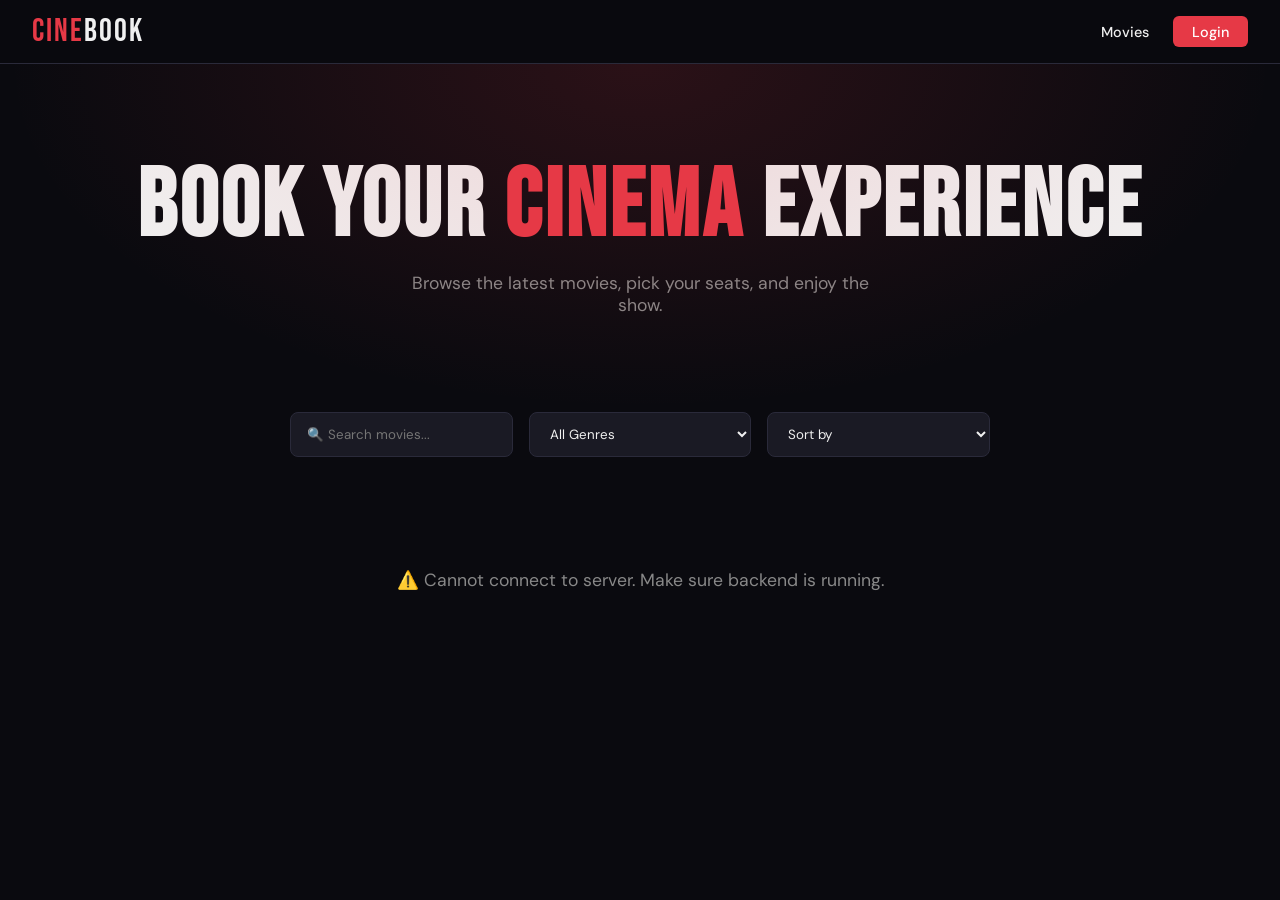
<file: frontend/index.html>
<!DOCTYPE html>
<html lang="en">
<head>
  <meta charset="UTF-8" />
  <meta name="viewport" content="width=device-width, initial-scale=1.0"/>
  <title>CineBook — Movie Tickets</title>
  <link rel="stylesheet" href="style.css" />
</head>
<body>

<!-- NAVBAR -->
<nav>
  <a href="index.html" class="logo">Cine<span>Book</span></a>
  <div class="nav-links">
    <a href="index.html" class="active">Movies</a>
    <a href="profile.html" id="nav-profile" style="display:none">My Bookings</a>
    <a href="admin.html" id="nav-admin" style="display:none">Admin</a>
    <a href="login.html" class="btn-nav" id="nav-login">Login</a>
    <a href="#" class="btn-nav" id="nav-logout" style="display:none" onclick="logout()">Logout</a>
  </div>
</nav>

<!-- HERO -->
<div class="hero">
  <h1>Book Your <span>Cinema</span> Experience</h1>
  <p>Browse the latest movies, pick your seats, and enjoy the show.</p>
</div>

<!-- SEARCH -->
<div style="padding: 0 2rem; max-width:1200px; margin:0 auto;">
  <div class="search-bar">
    <input type="text" id="search" placeholder="🔍 Search movies..." oninput="filterMovies()" />
    <select id="genre-filter" onchange="filterMovies()">
      <option value="">All Genres</option>
    </select>
    <select id="sort" onchange="filterMovies()">
      <option value="">Sort by</option>
      <option value="newest">Newest First</option>
      <option value="oldest">Oldest First</option>
    </select>
  </div>
</div>

<!-- MOVIES GRID -->
<div id="movies-container">
  <div class="loading"><div class="spinner"></div><p>Loading movies...</p></div>
</div>

<script>
const API = 'http://localhost:5000/api';
let allMovies = [];

// Check auth
const user = JSON.parse(localStorage.getItem('user') || 'null');
if (user) {
  document.getElementById('nav-login').style.display = 'none';
  document.getElementById('nav-logout').style.display = 'inline-flex';
  document.getElementById('nav-profile').style.display = 'inline';
  if (user.role === 'admin') document.getElementById('nav-admin').style.display = 'inline';
}

function logout() {
  localStorage.clear();
  location.reload();
}

async function loadGenres() {
  try {
    const r = await fetch(`${API}/genres`);
    const genres = await r.json();
    const sel = document.getElementById('genre-filter');
    genres.forEach(g => {
      const opt = document.createElement('option');
      opt.value = g; opt.textContent = g;
      sel.appendChild(opt);
    });
  } catch(e) {}
}

async function loadMovies() {
  try {
    const r = await fetch(`${API}/movies`);
    allMovies = await r.json();
    renderMovies(allMovies);
  } catch(e) {
    document.getElementById('movies-container').innerHTML =
      '<div class="empty-state"><p>⚠️ Cannot connect to server. Make sure backend is running.</p></div>';
  }
}

function filterMovies() {
  const search = document.getElementById('search').value.toLowerCase();
  const genre = document.getElementById('genre-filter').value;
  const sort = document.getElementById('sort').value;
  let filtered = allMovies.filter(m => {
    return (!search || m.movie_title.toLowerCase().includes(search)) &&
           (!genre || m.genre === genre);
  });
  if (sort === 'newest') filtered.sort((a,b) => new Date(b.release_date) - new Date(a.release_date));
  if (sort === 'oldest') filtered.sort((a,b) => new Date(a.release_date) - new Date(b.release_date));
  renderMovies(filtered);
}

function renderMovies(movies) {
  const container = document.getElementById('movies-container');
  if (!movies.length) {
    container.innerHTML = '<div class="empty-state"><p>No movies found.</p></div>';
    return;
  }
  container.innerHTML = `<div class="movies-grid">${movies.map(m => `
    <div class="card movie-card" onclick="location.href='booking.html?movie=${m.movie_id}'">
      <img src="${m.poster_url || 'https://via.placeholder.com/300x450/13131a/888?text=No+Poster'}"
           alt="${m.movie_title}" onerror="this.src='https://via.placeholder.com/300x450/13131a/888?text=No+Poster'" />
      <div class="movie-card-body">
        <h3>${m.movie_title}</h3>
        <div class="flex gap-1 items-center mt-1">
          <span class="badge">${m.genre || 'N/A'}</span>
          <span class="text-muted" style="font-size:0.78rem">${m.duration ? m.duration+'min' : ''}</span>
        </div>
        <button class="btn btn-primary btn-full mt-1" style="margin-top:0.8rem;">Book Now</button>
      </div>
    </div>
  `).join('')}</div>`;
}

loadGenres();
loadMovies();
</script>
</body>
</html>
</file>
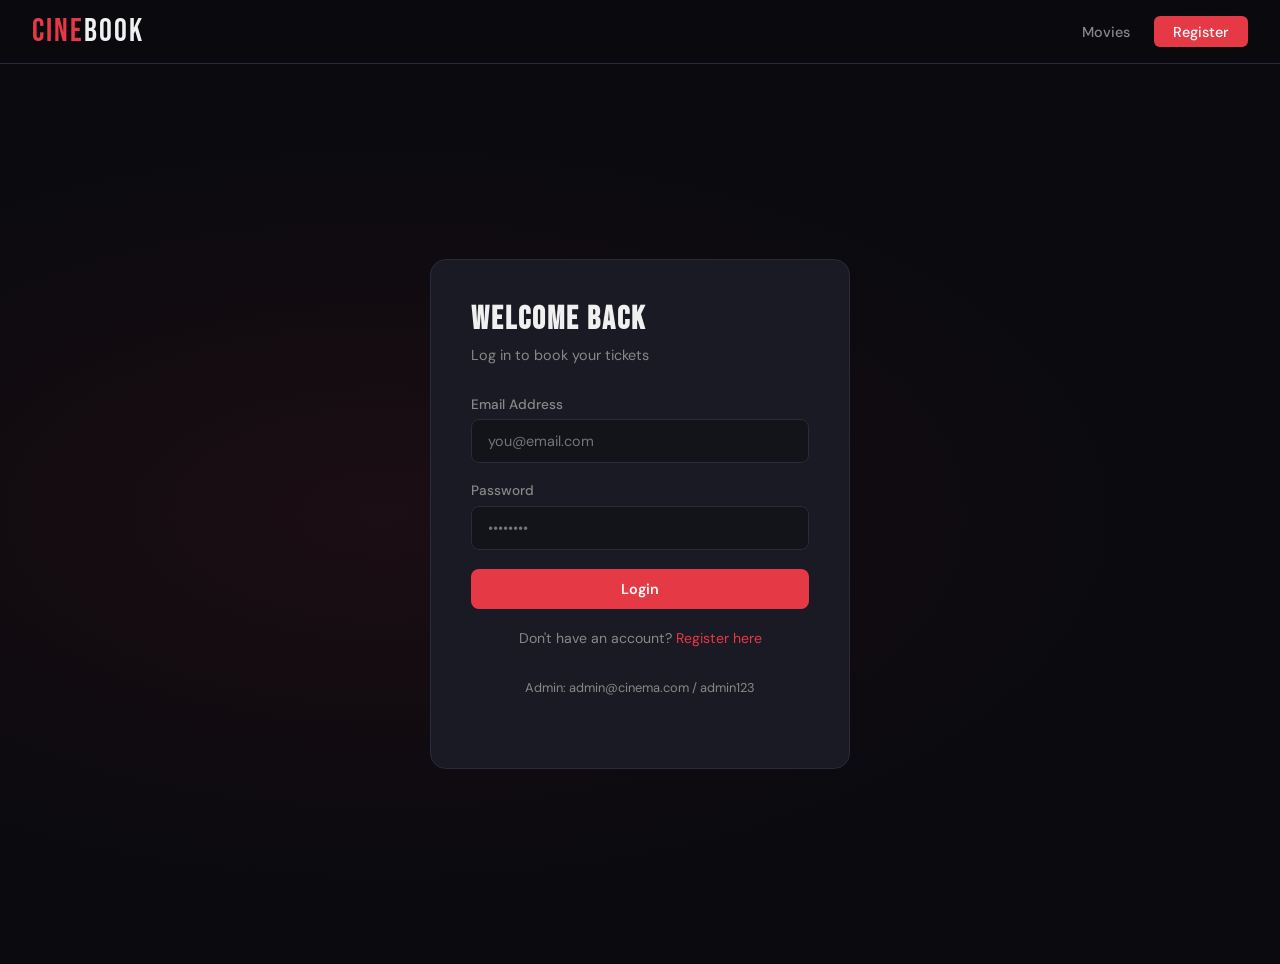
<file: frontend/admin.html>
<!DOCTYPE html>
<html lang="en">
<head>
  <meta charset="UTF-8"/>
  <meta name="viewport" content="width=device-width, initial-scale=1.0"/>
  <title>Admin — CineBook</title>
  <link rel="stylesheet" href="style.css"/>
</head>
<body>
<div class="admin-layout">

  <!-- SIDEBAR -->
  <aside class="admin-sidebar">
    <a href="index.html" class="logo" style="display:block;padding:0 1.5rem 1.5rem">Cine<span style="color:var(--text)">Book</span></a>
    <button class="sidebar-link active" id="sb-dashboard" onclick="showSection('dashboard')">📊 Dashboard</button>
    <button class="sidebar-link" id="sb-movies" onclick="showSection('movies')">🎬 Movies</button>
    <button class="sidebar-link" id="sb-showtimes" onclick="showSection('showtimes')">🕐 Showtimes</button>
    <button class="sidebar-link" id="sb-users" onclick="showSection('users')">👥 Users</button>
    <hr style="margin:1rem 0"/>
    <button class="sidebar-link" onclick="logout()">🚪 Logout</button>
  </aside>

  <!-- CONTENT -->
  <main class="admin-content">

    <!-- DASHBOARD -->
    <section id="sec-dashboard">
      <div class="admin-header">
        <h1>Dashboard</h1>
        <span class="text-muted" id="admin-name"></span>
      </div>
      <div class="stats-grid">
        <div class="stat-card accent"><div class="stat-label">Total Users</div><div class="stat-value" id="stat-users">—</div></div>
        <div class="stat-card"><div class="stat-label">Total Movies</div><div class="stat-value" id="stat-movies">—</div></div>
        <div class="stat-card success"><div class="stat-label">Total Bookings</div><div class="stat-value" id="stat-bookings">—</div></div>
        <div class="stat-card"><div class="stat-label">Revenue (৳)</div><div class="stat-value" id="stat-revenue">—</div></div>
      </div>
      <div class="section-title">Recent Bookings</div>
      <div style="background:var(--card);border:1px solid var(--border);border-radius:12px;overflow:auto">
        <table id="recent-table">
          <thead><tr><th>#ID</th><th>User</th><th>Movie</th><th>Seats</th><th>Total</th><th>Date</th><th>Status</th></tr></thead>
          <tbody></tbody>
        </table>
      </div>
    </section>

    <!-- MOVIES -->
    <section id="sec-movies" style="display:none">
      <div class="admin-header">
        <h1>Movies</h1>
        <button class="btn btn-primary" onclick="openMovieModal()">+ Add Movie</button>
      </div>
      <div style="background:var(--card);border:1px solid var(--border);border-radius:12px;overflow:auto">
        <table id="movies-table">
          <thead><tr><th>ID</th><th>Title</th><th>Genre</th><th>Duration</th><th>Release Date</th><th>Actions</th></tr></thead>
          <tbody></tbody>
        </table>
      </div>
    </section>

    <!-- SHOWTIMES -->
    <section id="sec-showtimes" style="display:none">
      <div class="admin-header">
        <h1>Showtimes</h1>
        <button class="btn btn-primary" onclick="openShowtimeModal()">+ Add Showtime</button>
      </div>
      <div class="form-group" style="max-width:300px;margin-bottom:1rem">
        <select id="st-movie-filter" onchange="loadShowtimes()">
          <option value="">Select Movie...</option>
        </select>
      </div>
      <div style="background:var(--card);border:1px solid var(--border);border-radius:12px;overflow:auto">
        <table id="showtimes-table">
          <thead><tr><th>ID</th><th>Date</th><th>Time</th><th>Hall</th><th>Seats Left</th><th>Price</th><th>Actions</th></tr></thead>
          <tbody><tr><td colspan="7" class="text-muted" style="text-align:center;padding:2rem">Select a movie above</td></tr></tbody>
        </table>
      </div>
    </section>

    <!-- USERS -->
    <section id="sec-users" style="display:none">
      <div class="admin-header"><h1>Users</h1></div>
      <div style="background:var(--card);border:1px solid var(--border);border-radius:12px;overflow:auto">
        <table id="users-table">
          <thead><tr><th>ID</th><th>Name</th><th>Email</th><th>Role</th><th>Joined</th><th>Actions</th></tr></thead>
          <tbody></tbody>
        </table>
      </div>
    </section>

  </main>
</div>

<!-- MOVIE MODAL -->
<div class="modal-overlay" id="movie-modal">
  <div class="modal">
    <h3 id="movie-modal-title">Add Movie</h3>
    <input type="hidden" id="m-id"/>
    <div class="form-group"><label>Title</label><input type="text" id="m-title" placeholder="Movie title"/></div>
    <div class="form-group"><label>Genre</label>
      <select id="m-genre">
        <option>Action</option><option>Drama</option><option>Comedy</option>
        <option>Sci-Fi</option><option>Horror</option><option>Fantasy</option><option>Romance</option><option>Thriller</option>
      </select>
    </div>
    <div class="form-group"><label>Duration (minutes)</label><input type="number" id="m-duration" placeholder="120"/></div>
    <div class="form-group"><label>Release Date</label><input type="date" id="m-date"/></div>
    <div class="form-group"><label>Description</label><textarea id="m-desc" rows="3" placeholder="Movie description..."></textarea></div>
    <div class="form-group"><label>Poster URL</label><input type="text" id="m-poster" placeholder="https://..."/></div>
    <div class="modal-footer">
      <button class="btn btn-outline" onclick="closeModal('movie-modal')">Cancel</button>
      <button class="btn btn-primary" onclick="saveMovie()">Save</button>
    </div>
  </div>
</div>

<!-- SHOWTIME MODAL -->
<div class="modal-overlay" id="showtime-modal">
  <div class="modal">
    <h3>Add Showtime</h3>
    <div class="form-group"><label>Movie</label><select id="st-movie-id"></select></div>
    <div class="form-group"><label>Date</label><input type="date" id="st-date"/></div>
    <div class="form-group"><label>Time</label><input type="time" id="st-time"/></div>
    <div class="form-group"><label>Hall</label><input type="text" id="st-hall" placeholder="Hall 1"/></div>
    <div class="form-group"><label>Total Seats</label><input type="number" id="st-seats" value="60"/></div>
    <div class="form-group"><label>Price (৳)</label><input type="number" id="st-price" value="150"/></div>
    <div class="modal-footer">
      <button class="btn btn-outline" onclick="closeModal('showtime-modal')">Cancel</button>
      <button class="btn btn-primary" onclick="saveShowtime()">Add</button>
    </div>
  </div>
</div>

<script>
const API = 'http://localhost:5000/api';
const token = localStorage.getItem('token');
const user = JSON.parse(localStorage.getItem('user') || 'null');

if (!user || user.role !== 'admin') { location.href = 'login.html'; }
document.getElementById('admin-name').textContent = `Admin: ${user?.name}`;

function logout() { localStorage.clear(); location.href = 'index.html'; }

function showSection(name) {
  ['dashboard','movies','showtimes','users'].forEach(s => {
    document.getElementById(`sec-${s}`).style.display = 'none';
    document.getElementById(`sb-${s}`)?.classList.remove('active');
  });
  document.getElementById(`sec-${name}`).style.display = 'block';
  document.getElementById(`sb-${name}`)?.classList.add('active');
  if (name === 'dashboard') loadDashboard();
  if (name === 'movies') loadMoviesAdmin();
  if (name === 'users') loadUsers();
  if (name === 'showtimes') loadMovieSelect();
}

// ── DASHBOARD ───────────────────────────────
async function loadDashboard() {
  try {
    const res = await fetch(`${API}/admin/stats`, { headers: { Authorization: `Bearer ${token}` } });
    const d = await res.json();
    document.getElementById('stat-users').textContent = d.total_users;
    document.getElementById('stat-movies').textContent = d.total_movies;
    document.getElementById('stat-bookings').textContent = d.total_bookings;
    document.getElementById('stat-revenue').textContent = parseFloat(d.revenue).toLocaleString();
    const tbody = document.querySelector('#recent-table tbody');
    tbody.innerHTML = d.recent_bookings.map(b => `
      <tr>
        <td>#${b.booking_id}</td>
        <td>${b.name}</td>
        <td>${b.movie_title}</td>
        <td>${b.seat_numbers}</td>
        <td>৳${b.total_price}</td>
        <td>${new Date(b.booking_date).toLocaleDateString()}</td>
        <td><span style="color:${b.status==='confirmed'?'var(--success)':'var(--accent)'}">${b.status}</span></td>
      </tr>
    `).join('');
  } catch(e) {}
}

// ── MOVIES ──────────────────────────────────
async function loadMoviesAdmin() {
  const res = await fetch(`${API}/movies`);
  const movies = await res.json();
  const tbody = document.querySelector('#movies-table tbody');
  tbody.innerHTML = movies.map(m => `
    <tr>
      <td>${m.movie_id}</td>
      <td>${m.movie_title}</td>
      <td><span class="badge">${m.genre}</span></td>
      <td>${m.duration} min</td>
      <td>${m.release_date?.slice(0,10)}</td>
      <td>
        <button class="btn btn-outline btn-sm" onclick="editMovie(${m.movie_id})">Edit</button>
        <button class="btn btn-sm" style="background:rgba(230,57,70,0.15);color:var(--accent);border:1px solid rgba(230,57,70,0.3)" onclick="deleteMovie(${m.movie_id})">Delete</button>
      </td>
    </tr>
  `).join('');
}

function openMovieModal(movie = null) {
  document.getElementById('movie-modal-title').textContent = movie ? 'Edit Movie' : 'Add Movie';
  document.getElementById('m-id').value = movie?.movie_id || '';
  document.getElementById('m-title').value = movie?.movie_title || '';
  document.getElementById('m-genre').value = movie?.genre || 'Action';
  document.getElementById('m-duration').value = movie?.duration || '';
  document.getElementById('m-date').value = movie?.release_date?.slice(0,10) || '';
  document.getElementById('m-desc').value = movie?.description || '';
  document.getElementById('m-poster').value = movie?.poster_url || '';
  document.getElementById('movie-modal').classList.add('open');
}

async function editMovie(id) {
  const res = await fetch(`${API}/movies/${id}`);
  const m = await res.json();
  openMovieModal(m);
}

async function saveMovie() {
  const id = document.getElementById('m-id').value;
  const body = {
    movie_title: document.getElementById('m-title').value,
    genre: document.getElementById('m-genre').value,
    duration: document.getElementById('m-duration').value,
    release_date: document.getElementById('m-date').value,
    description: document.getElementById('m-desc').value,
    poster_url: document.getElementById('m-poster').value
  };
  const url = id ? `${API}/movies/${id}` : `${API}/movies`;
  const method = id ? 'PUT' : 'POST';
  await fetch(url, { method, headers: { 'Content-Type': 'application/json', Authorization: `Bearer ${token}` }, body: JSON.stringify(body) });
  closeModal('movie-modal');
  loadMoviesAdmin();
}

async function deleteMovie(id) {
  if (!confirm('Delete this movie? All its showtimes will also be deleted.')) return;
  await fetch(`${API}/movies/${id}`, { method: 'DELETE', headers: { Authorization: `Bearer ${token}` } });
  loadMoviesAdmin();
}

// ── SHOWTIMES ────────────────────────────────
async function loadMovieSelect() {
  const res = await fetch(`${API}/movies`);
  const movies = await res.json();
  const sel1 = document.getElementById('st-movie-filter');
  const sel2 = document.getElementById('st-movie-id');
  [sel1, sel2].forEach(sel => {
    sel.innerHTML = '<option value="">Select Movie...</option>' +
      movies.map(m => `<option value="${m.movie_id}">${m.movie_title}</option>`).join('');
  });
}

async function loadShowtimes() {
  const movieId = document.getElementById('st-movie-filter').value;
  if (!movieId) return;
  const res = await fetch(`${API}/showtimes/${movieId}`);
  const sts = await res.json();
  const tbody = document.querySelector('#showtimes-table tbody');
  if (!sts.length) { tbody.innerHTML = '<tr><td colspan="7" class="text-muted" style="text-align:center;padding:2rem">No showtimes found</td></tr>'; return; }
  tbody.innerHTML = sts.map(s => `
    <tr>
      <td>${s.showtime_id}</td>
      <td>${s.show_date}</td>
      <td>${s.show_time?.slice(0,5)}</td>
      <td>${s.hall_number}</td>
      <td>${s.available_seats}/${s.total_seats}</td>
      <td>৳${s.price}</td>
      <td><button class="btn btn-sm" style="background:rgba(230,57,70,0.15);color:var(--accent);border:1px solid rgba(230,57,70,0.3)" onclick="deleteShowtime(${s.showtime_id})">Delete</button></td>
    </tr>
  `).join('');
}

function openShowtimeModal() {
  document.getElementById('showtime-modal').classList.add('open');
}

async function saveShowtime() {
  const body = {
    movie_id: document.getElementById('st-movie-id').value,
    show_date: document.getElementById('st-date').value,
    show_time: document.getElementById('st-time').value,
    hall_number: document.getElementById('st-hall').value,
    total_seats: document.getElementById('st-seats').value,
    price: document.getElementById('st-price').value
  };
  if (!body.movie_id || !body.show_date || !body.show_time) { alert('Fill all fields'); return; }
  await fetch(`${API}/showtimes`, { method: 'POST', headers: { 'Content-Type': 'application/json', Authorization: `Bearer ${token}` }, body: JSON.stringify(body) });
  closeModal('showtime-modal');
  loadShowtimes();
}

async function deleteShowtime(id) {
  if (!confirm('Delete this showtime?')) return;
  await fetch(`${API}/showtimes/${id}`, { method: 'DELETE', headers: { Authorization: `Bearer ${token}` } });
  loadShowtimes();
}

// ── USERS ────────────────────────────────────
async function loadUsers() {
  const res = await fetch(`${API}/admin/users`, { headers: { Authorization: `Bearer ${token}` } });
  const users = await res.json();
  const tbody = document.querySelector('#users-table tbody');
  tbody.innerHTML = users.map(u => `
    <tr>
      <td>${u.user_id}</td>
      <td>${u.name}</td>
      <td>${u.email}</td>
      <td><span class="badge" style="${u.role==='admin'?'background:rgba(244,162,97,0.15);color:var(--warning);border-color:rgba(244,162,97,0.3)':''}">${u.role}</span></td>
      <td>${new Date(u.created_at).toLocaleDateString()}</td>
      <td>${u.role !== 'admin' ? `<button class="btn btn-sm" style="background:rgba(230,57,70,0.15);color:var(--accent);border:1px solid rgba(230,57,70,0.3)" onclick="deleteUser(${u.user_id})">Delete</button>` : '—'}</td>
    </tr>
  `).join('');
}

async function deleteUser(id) {
  if (!confirm('Delete this user?')) return;
  await fetch(`${API}/admin/users/${id}`, { method: 'DELETE', headers: { Authorization: `Bearer ${token}` } });
  loadUsers();
}

// ── UTILS ─────────────────────────────────────
function closeModal(id) { document.getElementById(id).classList.remove('open'); }

// Init
loadDashboard();
</script>
</body>
</html>
</file>
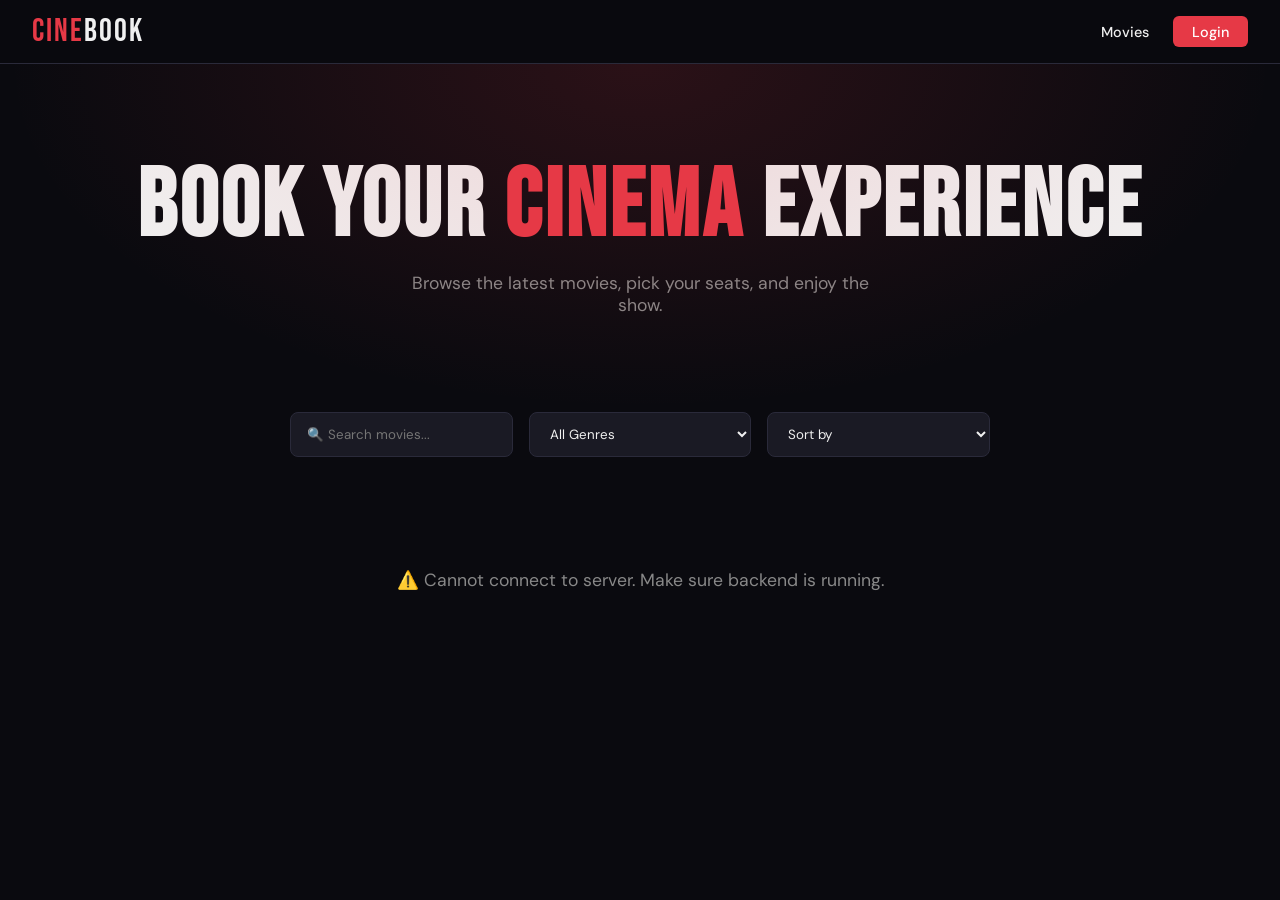
<file: frontend/booking.html>
<!DOCTYPE html>
<html lang="en">
<head>
  <meta charset="UTF-8"/>
  <meta name="viewport" content="width=device-width, initial-scale=1.0"/>
  <title>Book Tickets — CineBook</title>
  <link rel="stylesheet" href="style.css"/>
</head>
<body>
<nav>
  <a href="index.html" class="logo">Cine<span>Book</span></a>
  <div class="nav-links">
    <a href="index.html">← Back to Movies</a>
    <a href="profile.html" id="nav-profile" style="display:none">My Bookings</a>
    <a href="login.html" class="btn-nav" id="nav-login">Login</a>
    <a href="#" class="btn-nav" id="nav-logout" style="display:none" onclick="logout()">Logout</a>
  </div>
</nav>

<div class="page">
  <div id="loading" class="loading"><div class="spinner"></div><p>Loading...</p></div>
  <div id="content" style="display:none">

    <!-- Movie Info -->
    <div class="flex gap-2 items-center mb-2" style="flex-wrap:wrap;margin-bottom:2rem">
      <img id="movie-poster" src="" alt="" style="width:80px;border-radius:8px;"/>
      <div>
        <h2 id="movie-title" style="font-family:'Bebas Neue',cursive;font-size:2rem;letter-spacing:2px"></h2>
        <p id="movie-meta" class="text-muted" style="font-size:0.9rem"></p>
      </div>
    </div>

    <!-- Showtimes -->
    <div class="section-title">Select Showtime</div>
    <div class="showtimes-list" id="showtimes"></div>

    <!-- Booking Layout -->
    <div class="booking-layout" id="seat-section" style="display:none">
      <div>
        <div class="section-title">Select Seats</div>
        <div class="screen"></div>
        <div class="screen-label">SCREEN — ALL EYES THIS WAY</div>
        <div class="seats-grid" id="seats-grid"></div>
        <div class="seat-legend">
          <div class="legend-item"><div class="legend-box" style="background:var(--surface);border:1px solid var(--border)"></div>Available</div>
          <div class="legend-item"><div class="legend-box" style="background:var(--accent)"></div>Selected</div>
          <div class="legend-item"><div class="legend-box" style="background:#2a2a2a;border:1px solid #222"></div>Booked</div>
        </div>
      </div>

      <div class="booking-summary">
        <div class="section-title" style="font-size:1.3rem">Summary</div>
        <div id="summary-movie" class="summary-row"><span class="text-muted">Movie</span><span id="s-movie">—</span></div>
        <div class="summary-row"><span class="text-muted">Date</span><span id="s-date">—</span></div>
        <div class="summary-row"><span class="text-muted">Time</span><span id="s-time">—</span></div>
        <div class="summary-row"><span class="text-muted">Hall</span><span id="s-hall">—</span></div>
        <div class="summary-row"><span class="text-muted">Seats</span><span id="s-seats">None</span></div>
        <div class="summary-row"><span class="text-muted">Price/seat</span><span id="s-price">—</span></div>
        <div class="summary-row total"><span>Total</span><span id="s-total">৳0</span></div>
        <div class="alert alert-error" id="book-err" style="margin-top:1rem"></div>
        <div class="alert alert-success" id="book-ok" style="margin-top:1rem"></div>
        <button class="btn btn-primary btn-full" style="margin-top:1rem" id="confirm-btn" onclick="confirmBooking()">Confirm Booking</button>
      </div>
    </div>

    <div id="no-showtimes" style="display:none" class="empty-state">
      <p>No upcoming showtimes for this movie.</p>
    </div>
  </div>
</div>

<script>
const API = 'http://localhost:5000/api';
const params = new URLSearchParams(location.search);
const movieId = params.get('movie');
const token = localStorage.getItem('token');
const user = JSON.parse(localStorage.getItem('user') || 'null');

if (user) {
  document.getElementById('nav-login').style.display = 'none';
  document.getElementById('nav-logout').style.display = 'inline-flex';
  document.getElementById('nav-profile').style.display = 'inline';
}
function logout() { localStorage.clear(); location.href = 'index.html'; }

let selectedShowtime = null;
let selectedSeats = [];
let seatPrice = 0;

if (!movieId) location.href = 'index.html';

async function init() {
  try {
    const [mRes, stRes] = await Promise.all([
      fetch(`${API}/movies/${movieId}`),
      fetch(`${API}/showtimes/${movieId}`)
    ]);
    const movie = await mRes.json();
    const showtimes = await stRes.json();

    document.getElementById('movie-poster').src = movie.poster_url || '';
    document.getElementById('movie-title').textContent = movie.movie_title;
    document.getElementById('movie-meta').textContent = `${movie.genre} • ${movie.duration} min • ${movie.description?.substring(0,80)}...`;
    document.getElementById('s-movie').textContent = movie.movie_title;

    const stContainer = document.getElementById('showtimes');
    if (!showtimes.length) {
      document.getElementById('no-showtimes').style.display = 'block';
    } else {
      showtimes.forEach(st => {
        const btn = document.createElement('button');
        btn.className = 'showtime-btn';
        btn.innerHTML = `<strong>${st.show_date}</strong><br>${st.show_time.slice(0,5)} • ${st.hall_number}<br><span style="color:var(--accent)">৳${st.price} • ${st.available_seats} seats left</span>`;
        btn.onclick = () => selectShowtime(st, btn);
        stContainer.appendChild(btn);
      });
    }

    document.getElementById('loading').style.display = 'none';
    document.getElementById('content').style.display = 'block';
  } catch(e) {
    document.getElementById('loading').innerHTML = '<div class="empty-state"><p>Error loading data. Make sure backend is running.</p></div>';
  }
}

async function selectShowtime(st, btn) {
  document.querySelectorAll('.showtime-btn').forEach(b => b.classList.remove('active'));
  btn.classList.add('active');
  selectedShowtime = st;
  selectedSeats = [];
  seatPrice = parseFloat(st.price);
  document.getElementById('s-date').textContent = st.show_date;
  document.getElementById('s-time').textContent = st.show_time.slice(0,5);
  document.getElementById('s-hall').textContent = st.hall_number;
  document.getElementById('s-price').textContent = `৳${st.price}`;
  document.getElementById('seat-section').style.display = 'grid';
  await loadSeats(st.showtime_id);
  updateSummary();
}

async function loadSeats(showtimeId) {
  const res = await fetch(`${API}/seats/${showtimeId}`);
  const seats = await res.json();
  const grid = document.getElementById('seats-grid');
  grid.innerHTML = seats.map(s => `
    <button class="seat ${s.is_booked ? 'booked' : ''}" id="seat-${s.seat_number}"
      data-seat="${s.seat_number}" onclick="${s.is_booked ? '' : `toggleSeat('${s.seat_number}')`}">
      ${s.seat_number}
    </button>
  `).join('');
}

function toggleSeat(seatNum) {
  const btn = document.getElementById(`seat-${seatNum}`);
  if (selectedSeats.includes(seatNum)) {
    selectedSeats = selectedSeats.filter(s => s !== seatNum);
    btn.classList.remove('selected');
  } else {
    if (selectedSeats.length >= 8) { alert('Max 8 seats per booking'); return; }
    selectedSeats.push(seatNum);
    btn.classList.add('selected');
  }
  updateSummary();
}

function updateSummary() {
  document.getElementById('s-seats').textContent = selectedSeats.length ? selectedSeats.join(', ') : 'None';
  document.getElementById('s-total').textContent = `৳${(selectedSeats.length * seatPrice).toFixed(2)}`;
}

async function confirmBooking() {
  if (!user) { location.href = 'login.html'; return; }
  if (!selectedSeats.length) { showBookErr('Please select at least one seat'); return; }

  document.getElementById('confirm-btn').disabled = true;
  document.getElementById('confirm-btn').textContent = 'Processing...';

  try {
    const res = await fetch(`${API}/bookings`, {
      method: 'POST',
      headers: { 'Content-Type': 'application/json', 'Authorization': `Bearer ${token}` },
      body: JSON.stringify({ showtime_id: selectedShowtime.showtime_id, seat_numbers: selectedSeats })
    });
    const data = await res.json();
    if (!res.ok) { showBookErr(data.error); return; }

    document.getElementById('book-err').classList.remove('show');
    document.getElementById('book-ok').textContent = `✅ Booking confirmed! ID: #${data.booking_id} | Total: ৳${data.total_price}`;
    document.getElementById('book-ok').classList.add('show');
    document.getElementById('confirm-btn').textContent = 'Booked!';

    // Mark seats visually
    selectedSeats.forEach(s => {
      const btn = document.getElementById(`seat-${s}`);
      if (btn) { btn.classList.remove('selected'); btn.classList.add('booked'); }
    });
    selectedSeats = [];
    updateSummary();
    setTimeout(() => location.href = 'profile.html', 2000);
  } catch(e) {
    showBookErr('Error connecting to server');
  } finally {
    document.getElementById('confirm-btn').disabled = false;
    if (!document.getElementById('book-ok').classList.contains('show'))
      document.getElementById('confirm-btn').textContent = 'Confirm Booking';
  }
}

function showBookErr(msg) {
  const el = document.getElementById('book-err');
  el.textContent = msg; el.classList.add('show');
  document.getElementById('confirm-btn').disabled = false;
  document.getElementById('confirm-btn').textContent = 'Confirm Booking';
}

init();
</script>
</body>
</html>
</file>
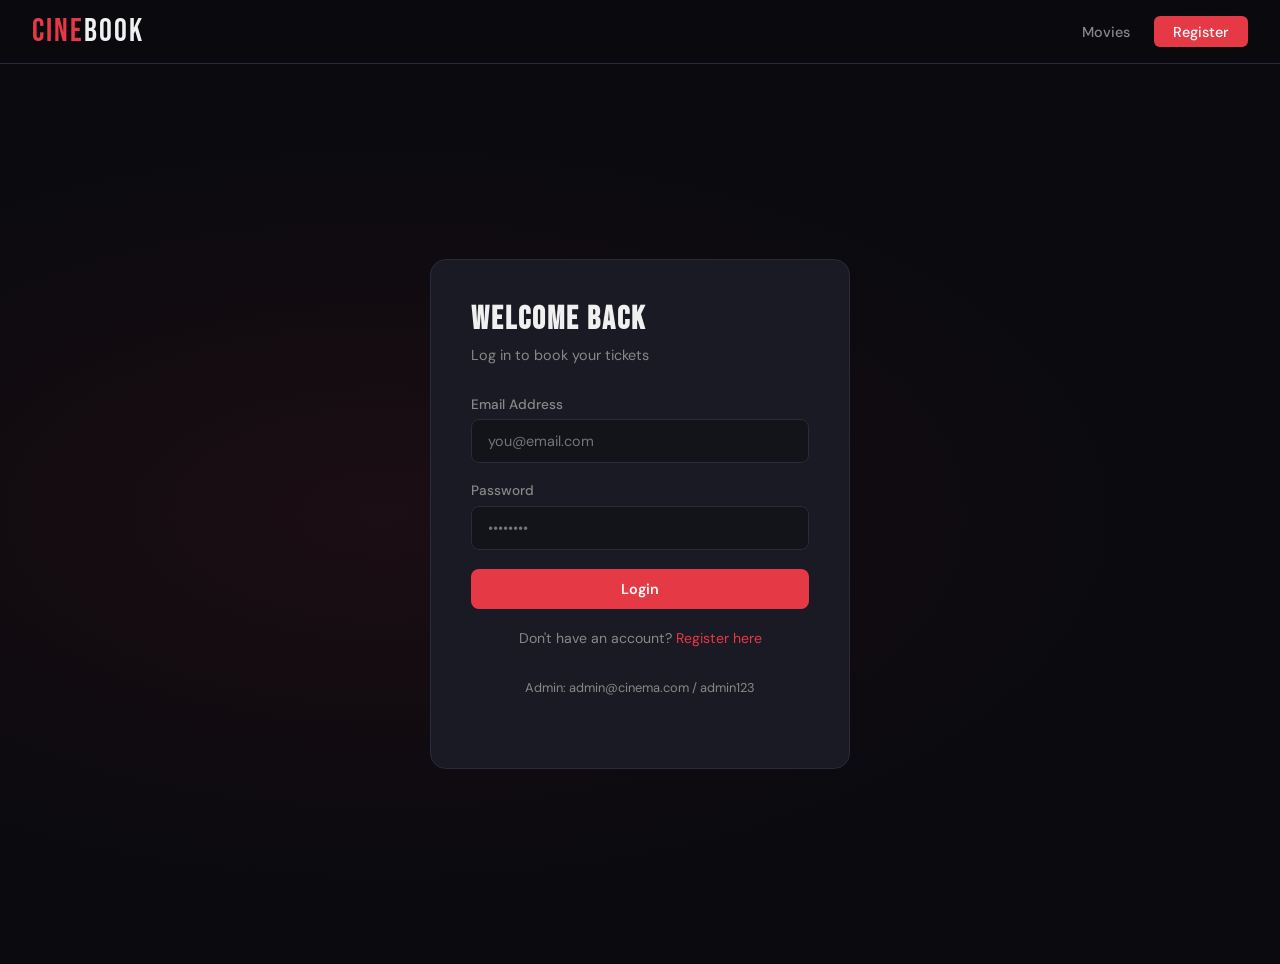
<file: frontend/login.html>
<!DOCTYPE html>
<html lang="en">
<head>
  <meta charset="UTF-8"/>
  <meta name="viewport" content="width=device-width, initial-scale=1.0"/>
  <title>Login — CineBook</title>
  <link rel="stylesheet" href="style.css"/>
</head>
<body>
<nav>
  <a href="index.html" class="logo">Cine<span>Book</span></a>
  <div class="nav-links">
    <a href="index.html">Movies</a>
    <a href="register.html" class="btn-nav">Register</a>
  </div>
</nav>

<div class="auth-page">
  <div class="auth-box">
    <h2>Welcome Back</h2>
    <p>Log in to book your tickets</p>

    <div class="alert alert-error" id="err-msg"></div>
    <div class="alert alert-success" id="ok-msg"></div>

    <div class="form-group">
      <label>Email Address</label>
      <input type="email" id="email" placeholder="you@email.com"/>
    </div>
    <div class="form-group">
      <label>Password</label>
      <input type="password" id="password" placeholder="••••••••"/>
    </div>

    <button class="btn btn-primary btn-full" onclick="login()">Login</button>
    <p style="text-align:center;margin-top:1.2rem;font-size:0.88rem;color:var(--muted)">
      Don't have an account? <a href="register.html">Register here</a>
    </p>
    <p style="text-align:center;margin-top:0.5rem;font-size:0.8rem;color:var(--muted)">
      Admin: admin@cinema.com / admin123
    </p>
  </div>
</div>

<script>
const API = 'http://localhost:5000/api';

function showError(msg) {
  const el = document.getElementById('err-msg');
  el.textContent = msg; el.classList.add('show');
  document.getElementById('ok-msg').classList.remove('show');
}
function showSuccess(msg) {
  const el = document.getElementById('ok-msg');
  el.textContent = msg; el.classList.add('show');
  document.getElementById('err-msg').classList.remove('show');
}

async function login() {
  const email = document.getElementById('email').value.trim();
  const password = document.getElementById('password').value;
  if (!email || !password) return showError('Please fill in all fields');

  try {
    const res = await fetch(`${API}/login`, {
      method: 'POST',
      headers: { 'Content-Type': 'application/json' },
      body: JSON.stringify({ email, password })
    });
    const data = await res.json();
    if (!res.ok) return showError(data.error || 'Login failed');
    localStorage.setItem('token', data.token);
    localStorage.setItem('user', JSON.stringify(data.user));
    showSuccess('Login successful! Redirecting...');
    setTimeout(() => {
      location.href = data.user.role === 'admin' ? 'admin.html' : 'index.html';
    }, 800);
  } catch(e) {
    showError('Cannot connect to server. Make sure backend is running.');
  }
}

document.addEventListener('keydown', e => { if (e.key === 'Enter') login(); });
</script>
</body>
</html>
</file>
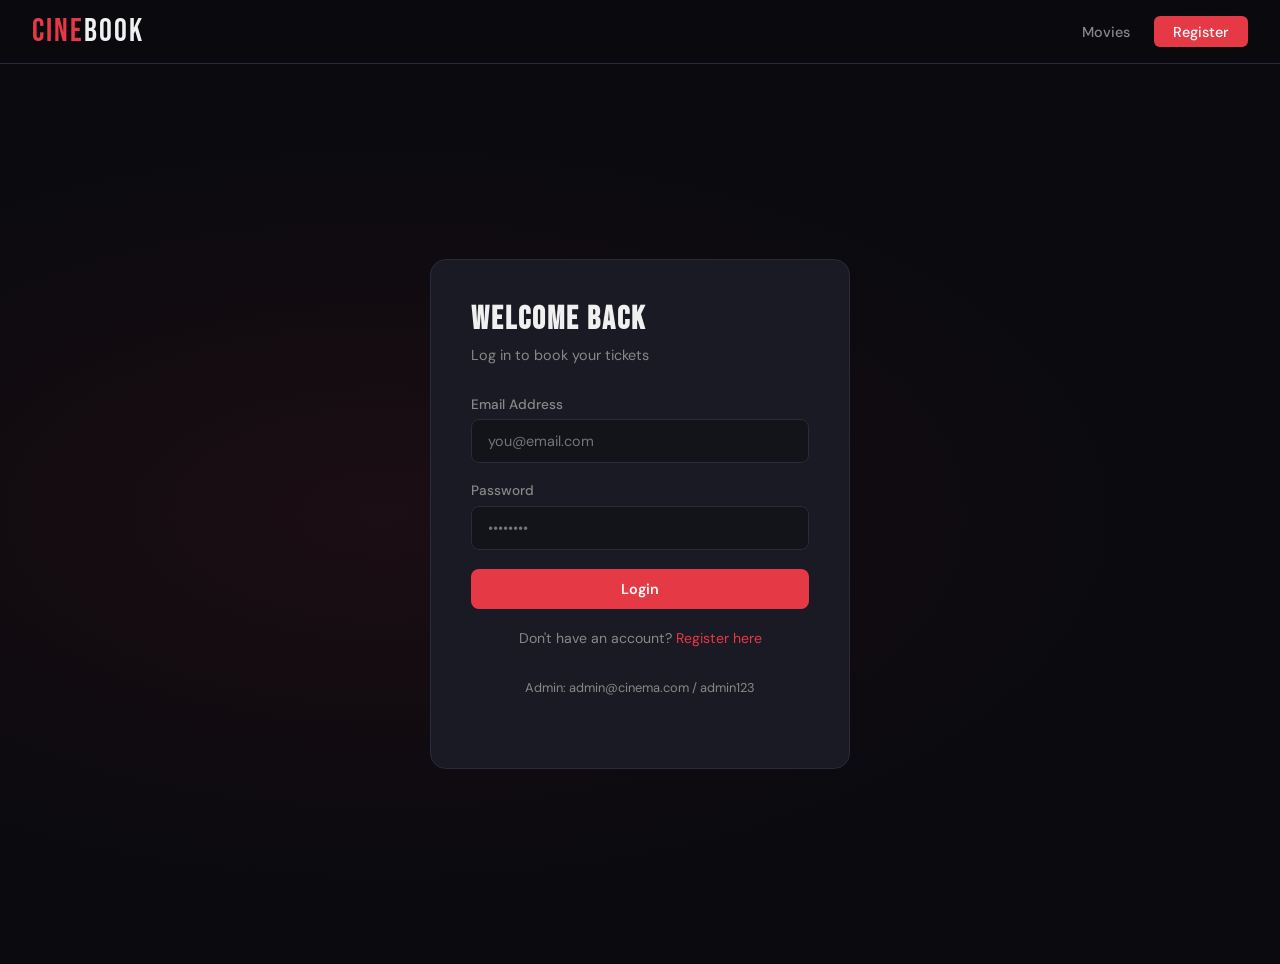
<file: frontend/profile.html>
<!DOCTYPE html>
<html lang="en">
<head>
  <meta charset="UTF-8"/>
  <meta name="viewport" content="width=device-width, initial-scale=1.0"/>
  <title>My Profile — CineBook</title>
  <link rel="stylesheet" href="style.css"/>
</head>
<body>
<nav>
  <a href="index.html" class="logo">Cine<span>Book</span></a>
  <div class="nav-links">
    <a href="index.html">Movies</a>
    <a href="profile.html" class="active">My Bookings</a>
    <a href="#" class="btn-nav" onclick="logout()">Logout</a>
  </div>
</nav>

<div class="page">
  <div class="profile-layout">

    <!-- PROFILE SIDEBAR -->
    <div>
      <div class="card" style="padding:1.5rem;margin-bottom:1.5rem">
        <div style="text-align:center;margin-bottom:1.5rem">
          <div style="width:72px;height:72px;background:var(--accent);border-radius:50%;display:flex;align-items:center;justify-content:center;font-size:2rem;margin:0 auto 0.8rem">
            👤
          </div>
          <h3 id="prof-name">Loading...</h3>
          <p id="prof-email" class="text-muted" style="font-size:0.85rem"></p>
          <span class="badge" id="prof-role"></span>
        </div>
        <p class="text-muted" style="font-size:0.8rem;text-align:center">Member since <span id="prof-since"></span></p>
      </div>

      <div class="card" style="padding:1.5rem">
        <div class="section-title" style="font-size:1.2rem">Update Profile</div>
        <div class="alert alert-error" id="upd-err"></div>
        <div class="alert alert-success" id="upd-ok"></div>
        <div class="form-group">
          <label>Full Name</label>
          <input type="text" id="upd-name" placeholder="Your name"/>
        </div>
        <div class="form-group">
          <label>New Password <span class="text-muted">(leave blank to keep)</span></label>
          <input type="password" id="upd-pass" placeholder="New password"/>
        </div>
        <button class="btn btn-primary btn-full" onclick="updateProfile()">Save Changes</button>
      </div>
    </div>

    <!-- BOOKINGS -->
    <div>
      <div class="section-title">My Bookings</div>
      <div id="bookings-loading" class="loading"><div class="spinner"></div></div>
      <div id="bookings-list"></div>
    </div>

  </div>
</div>

<script>
const API = 'http://localhost:5000/api';
const token = localStorage.getItem('token');
const user = JSON.parse(localStorage.getItem('user') || 'null');

if (!user || !token) { location.href = 'login.html'; }

function logout() { localStorage.clear(); location.href = 'index.html'; }

async function loadProfile() {
  try {
    const res = await fetch(`${API}/profile`, { headers: { Authorization: `Bearer ${token}` } });
    const p = await res.json();
    document.getElementById('prof-name').textContent = p.name;
    document.getElementById('prof-email').textContent = p.email;
    document.getElementById('prof-role').textContent = p.role;
    document.getElementById('prof-since').textContent = new Date(p.created_at).toLocaleDateString();
    document.getElementById('upd-name').value = p.name;
  } catch(e) {}
}

async function loadBookings() {
  try {
    const res = await fetch(`${API}/bookings/my`, { headers: { Authorization: `Bearer ${token}` } });
    const bookings = await res.json();
    document.getElementById('bookings-loading').style.display = 'none';
    const container = document.getElementById('bookings-list');
    if (!bookings.length) {
      container.innerHTML = '<div class="empty-state"><p>No bookings yet. <a href="index.html" style="color:var(--accent)">Browse movies →</a></p></div>';
      return;
    }
    container.innerHTML = bookings.map(b => `
      <div class="booking-item">
        <img src="${b.poster_url || 'https://via.placeholder.com/50x75/13131a/888?text=?'}"
             onerror="this.src='https://via.placeholder.com/50x75/13131a/888?text=?'" />
        <div class="booking-info">
          <h4>${b.movie_title}</h4>
          <p>${b.show_date} at ${b.show_time?.slice(0,5)} • ${b.hall_number}</p>
          <p>Seats: <strong>${b.seat_numbers}</strong> • Total: <strong>৳${b.total_price}</strong></p>
          <p>Booked: ${new Date(b.booking_date).toLocaleString()}</p>
        </div>
        <div style="text-align:right;flex-shrink:0">
          <span class="badge status-${b.status}" style="background:${b.status==='confirmed'?'rgba(46,196,182,0.1)':'rgba(230,57,70,0.1)'};color:${b.status==='confirmed'?'var(--success)':'var(--accent)'}">
            ${b.status.toUpperCase()}
          </span>
          ${b.status === 'confirmed' ? `
            <br/>
            <button class="btn btn-outline btn-sm" style="margin-top:0.5rem" onclick="cancelBooking(${b.booking_id}, this)">Cancel</button>
          ` : ''}
        </div>
      </div>
    `).join('');
  } catch(e) {
    document.getElementById('bookings-loading').innerHTML = '<p class="text-muted">Error loading bookings.</p>';
  }
}

async function cancelBooking(id, btn) {
  if (!confirm('Cancel this booking?')) return;
  btn.disabled = true;
  try {
    const res = await fetch(`${API}/bookings/${id}/cancel`, {
      method: 'PUT',
      headers: { Authorization: `Bearer ${token}` }
    });
    if (res.ok) loadBookings();
    else { const d = await res.json(); alert(d.error); }
  } catch(e) { alert('Error cancelling booking'); }
}

async function updateProfile() {
  const name = document.getElementById('upd-name').value.trim();
  const password = document.getElementById('upd-pass').value;
  if (!name) return;

  try {
    const res = await fetch(`${API}/profile`, {
      method: 'PUT',
      headers: { 'Content-Type': 'application/json', Authorization: `Bearer ${token}` },
      body: JSON.stringify({ name, password: password || undefined })
    });
    const data = await res.json();
    if (res.ok) {
      document.getElementById('upd-ok').textContent = 'Profile updated!';
      document.getElementById('upd-ok').classList.add('show');
      document.getElementById('upd-err').classList.remove('show');
      document.getElementById('upd-pass').value = '';
    } else {
      document.getElementById('upd-err').textContent = data.error;
      document.getElementById('upd-err').classList.add('show');
    }
  } catch(e) { alert('Error updating profile'); }
}

loadProfile();
loadBookings();
</script>
</body>
</html>
</file>
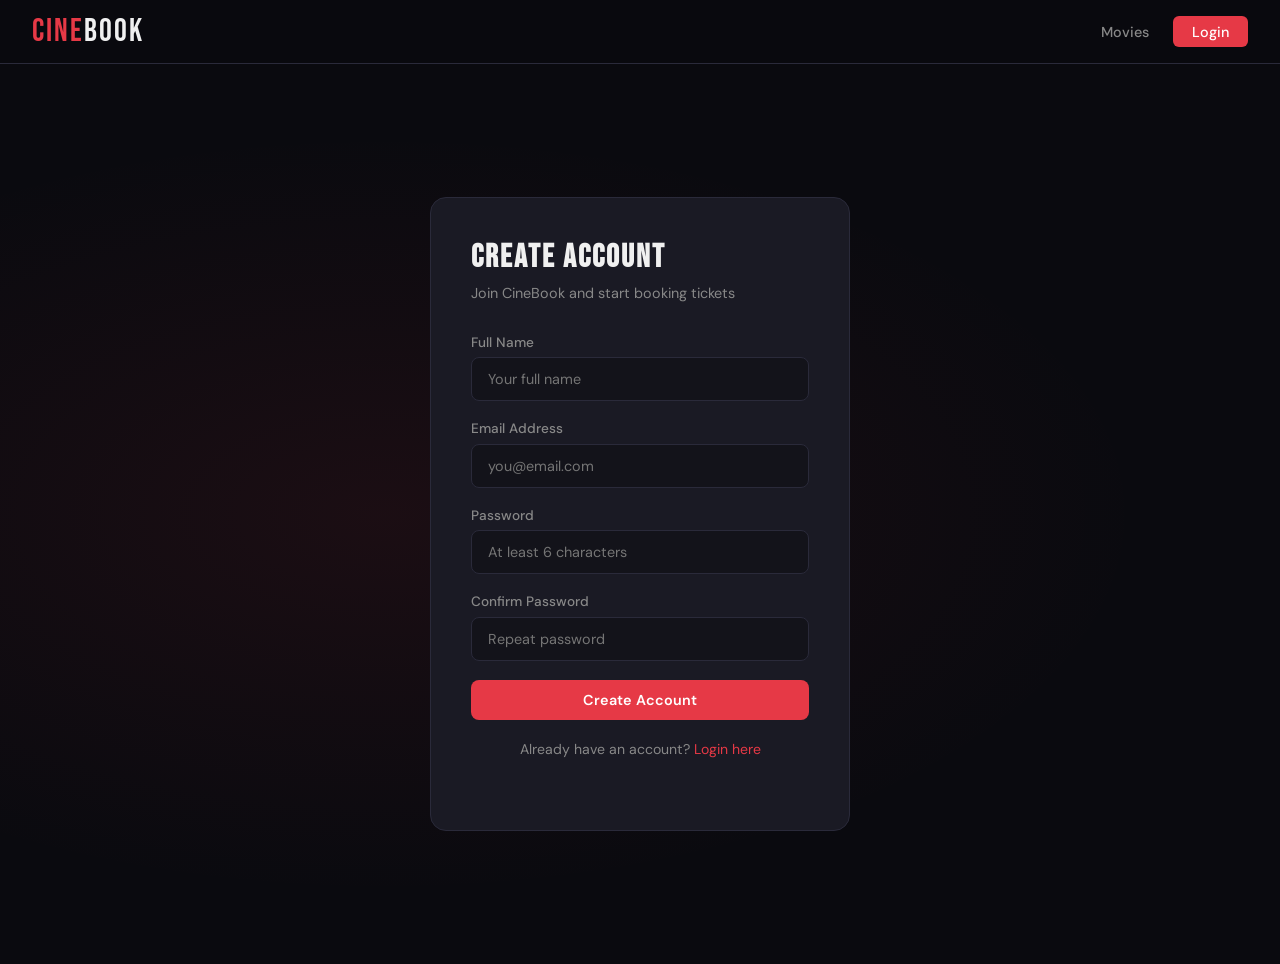
<file: frontend/register.html>
<!DOCTYPE html>
<html lang="en">
<head>
  <meta charset="UTF-8"/>
  <meta name="viewport" content="width=device-width, initial-scale=1.0"/>
  <title>Register — CineBook</title>
  <link rel="stylesheet" href="style.css"/>
</head>
<body>
<nav>
  <a href="index.html" class="logo">Cine<span>Book</span></a>
  <div class="nav-links">
    <a href="index.html">Movies</a>
    <a href="login.html" class="btn-nav">Login</a>
  </div>
</nav>

<div class="auth-page">
  <div class="auth-box">
    <h2>Create Account</h2>
    <p>Join CineBook and start booking tickets</p>

    <div class="alert alert-error" id="err-msg"></div>
    <div class="alert alert-success" id="ok-msg"></div>

    <div class="form-group">
      <label>Full Name</label>
      <input type="text" id="name" placeholder="Your full name"/>
    </div>
    <div class="form-group">
      <label>Email Address</label>
      <input type="email" id="email" placeholder="you@email.com"/>
    </div>
    <div class="form-group">
      <label>Password</label>
      <input type="password" id="password" placeholder="At least 6 characters"/>
    </div>
    <div class="form-group">
      <label>Confirm Password</label>
      <input type="password" id="confirm" placeholder="Repeat password"/>
    </div>

    <button class="btn btn-primary btn-full" onclick="register()">Create Account</button>
    <p style="text-align:center;margin-top:1.2rem;font-size:0.88rem;color:var(--muted)">
      Already have an account? <a href="login.html">Login here</a>
    </p>
  </div>
</div>

<script>
const API = 'http://localhost:5000/api';

function showError(msg) {
  const el = document.getElementById('err-msg');
  el.textContent = msg; el.classList.add('show');
  document.getElementById('ok-msg').classList.remove('show');
}
function showSuccess(msg) {
  const el = document.getElementById('ok-msg');
  el.textContent = msg; el.classList.add('show');
  document.getElementById('err-msg').classList.remove('show');
}

async function register() {
  const name = document.getElementById('name').value.trim();
  const email = document.getElementById('email').value.trim();
  const password = document.getElementById('password').value;
  const confirm = document.getElementById('confirm').value;

  if (!name || !email || !password) return showError('Please fill in all fields');
  if (password.length < 6) return showError('Password must be at least 6 characters');
  if (password !== confirm) return showError('Passwords do not match');

  try {
    const res = await fetch(`${API}/register`, {
      method: 'POST',
      headers: { 'Content-Type': 'application/json' },
      body: JSON.stringify({ name, email, password })
    });
    const data = await res.json();
    if (!res.ok) return showError(data.error || 'Registration failed');
    showSuccess('Account created! Redirecting to login...');
    setTimeout(() => location.href = 'login.html', 1200);
  } catch(e) {
    showError('Cannot connect to server. Make sure backend is running.');
  }
}
</script>
</body>
</html>
</file>
<file: frontend/style.css>
/* ============================================
   CineBook — Movie Ticket Booking System
   Global Stylesheet
   ============================================ */

@import url('https://fonts.googleapis.com/css2?family=Bebas+Neue&family=DM+Sans:wght@300;400;500;600&display=swap');

:root {
  --bg: #0a0a0f;
  --surface: #13131a;
  --card: #1a1a24;
  --border: #2a2a3a;
  --accent: #e63946;
  --accent2: #f4a261;
  --text: #f0f0f0;
  --muted: #888;
  --success: #2ec4b6;
  --warning: #f4a261;
}

* { margin: 0; padding: 0; box-sizing: border-box; }

body {
  font-family: 'DM Sans', sans-serif;
  background: var(--bg);
  color: var(--text);
  min-height: 100vh;
}

/* ── NAVBAR ─────────────────────────────────── */
nav {
  background: rgba(10,10,15,0.95);
  backdrop-filter: blur(20px);
  border-bottom: 1px solid var(--border);
  padding: 0 2rem;
  display: flex;
  align-items: center;
  justify-content: space-between;
  height: 64px;
  position: sticky;
  top: 0;
  z-index: 100;
}

.logo {
  font-family: 'Bebas Neue', cursive;
  font-size: 2rem;
  letter-spacing: 2px;
  color: var(--accent);
  text-decoration: none;
}
.logo span { color: var(--text); }

.nav-links { display: flex; align-items: center; gap: 1.5rem; }
.nav-links a {
  color: var(--muted);
  text-decoration: none;
  font-size: 0.9rem;
  font-weight: 500;
  transition: color 0.2s;
}
.nav-links a:hover, .nav-links a.active { color: var(--text); }
.nav-links .btn-nav {
  background: var(--accent);
  color: white;
  padding: 0.4rem 1.2rem;
  border-radius: 6px;
}
.nav-links .btn-nav:hover { background: #c1121f; color: white; }

/* ── BUTTONS ─────────────────────────────────── */
.btn {
  display: inline-flex;
  align-items: center;
  gap: 0.4rem;
  padding: 0.7rem 1.6rem;
  border-radius: 8px;
  font-family: 'DM Sans', sans-serif;
  font-size: 0.9rem;
  font-weight: 600;
  cursor: pointer;
  border: none;
  transition: all 0.2s;
  text-decoration: none;
}
.btn-primary { background: var(--accent); color: white; }
.btn-primary:hover { background: #c1121f; transform: translateY(-1px); }
.btn-outline { background: transparent; color: var(--text); border: 1px solid var(--border); }
.btn-outline:hover { border-color: var(--accent); color: var(--accent); }
.btn-success { background: var(--success); color: #0a0a0f; }
.btn-success:hover { opacity: 0.85; }
.btn-sm { padding: 0.4rem 1rem; font-size: 0.8rem; }
.btn-full { width: 100%; justify-content: center; }
.btn:disabled { opacity: 0.5; cursor: not-allowed; }

/* ── FORMS ─────────────────────────────────── */
.form-group { margin-bottom: 1.2rem; }
.form-group label {
  display: block;
  font-size: 0.85rem;
  color: var(--muted);
  margin-bottom: 0.4rem;
  font-weight: 500;
}
.form-group input,
.form-group select,
.form-group textarea {
  width: 100%;
  background: var(--surface);
  border: 1px solid var(--border);
  color: var(--text);
  padding: 0.75rem 1rem;
  border-radius: 8px;
  font-family: 'DM Sans', sans-serif;
  font-size: 0.9rem;
  transition: border-color 0.2s;
}
.form-group input:focus,
.form-group select:focus,
.form-group textarea:focus {
  outline: none;
  border-color: var(--accent);
}
.form-group select option { background: var(--surface); }

/* ── CARDS ─────────────────────────────────── */
.card {
  background: var(--card);
  border: 1px solid var(--border);
  border-radius: 12px;
  overflow: hidden;
  transition: transform 0.2s, box-shadow 0.2s;
}
.card:hover { transform: translateY(-4px); box-shadow: 0 12px 40px rgba(0,0,0,0.4); }

/* ── MOVIE CARD ─────────────────────────────── */
.movie-card img {
  width: 100%;
  aspect-ratio: 2/3;
  object-fit: cover;
  display: block;
}
.movie-card-body { padding: 1rem; }
.movie-card-body h3 { font-size: 1rem; margin-bottom: 0.4rem; }
.badge {
  display: inline-block;
  padding: 0.2rem 0.6rem;
  border-radius: 20px;
  font-size: 0.72rem;
  font-weight: 600;
  background: rgba(230,57,70,0.15);
  color: var(--accent);
  border: 1px solid rgba(230,57,70,0.3);
}

/* ── HERO ───────────────────────────────────── */
.hero {
  position: relative;
  padding: 6rem 2rem 4rem;
  text-align: center;
  overflow: hidden;
}
.hero::before {
  content: '';
  position: absolute;
  inset: 0;
  background: radial-gradient(ellipse at 50% 0%, rgba(230,57,70,0.15) 0%, transparent 70%);
  pointer-events: none;
}
.hero h1 {
  font-family: 'Bebas Neue', cursive;
  font-size: clamp(3rem, 8vw, 6rem);
  letter-spacing: 3px;
  line-height: 1;
  margin-bottom: 1rem;
}
.hero h1 span { color: var(--accent); }
.hero p { color: var(--muted); font-size: 1.1rem; max-width: 500px; margin: 0 auto 2rem; }

/* ── SEARCH BAR ─────────────────────────────── */
.search-bar {
  display: flex;
  gap: 1rem;
  max-width: 700px;
  margin: 0 auto 3rem;
  flex-wrap: wrap;
}
.search-bar input, .search-bar select {
  background: var(--card);
  border: 1px solid var(--border);
  color: var(--text);
  padding: 0.75rem 1rem;
  border-radius: 8px;
  font-family: 'DM Sans', sans-serif;
  flex: 1;
  min-width: 140px;
}
.search-bar input:focus, .search-bar select:focus { outline: none; border-color: var(--accent); }

/* ── GRID ───────────────────────────────────── */
.movies-grid {
  display: grid;
  grid-template-columns: repeat(auto-fill, minmax(200px, 1fr));
  gap: 1.5rem;
  padding: 0 2rem 4rem;
  max-width: 1200px;
  margin: 0 auto;
}

/* ── AUTH PAGES ─────────────────────────────── */
.auth-page {
  min-height: 100vh;
  display: flex;
  align-items: center;
  justify-content: center;
  padding: 2rem;
  background: radial-gradient(ellipse at 30% 50%, rgba(230,57,70,0.08), transparent 60%);
}
.auth-box {
  background: var(--card);
  border: 1px solid var(--border);
  border-radius: 16px;
  padding: 2.5rem;
  width: 100%;
  max-width: 420px;
}
.auth-box h2 {
  font-family: 'Bebas Neue', cursive;
  font-size: 2rem;
  letter-spacing: 2px;
  margin-bottom: 0.4rem;
}
.auth-box p { color: var(--muted); font-size: 0.9rem; margin-bottom: 2rem; }
.auth-box a { color: var(--accent); text-decoration: none; }

/* ── ALERTS ─────────────────────────────────── */
.alert {
  padding: 0.75rem 1rem;
  border-radius: 8px;
  font-size: 0.88rem;
  margin-bottom: 1rem;
  display: none;
}
.alert-error { background: rgba(230,57,70,0.1); border: 1px solid rgba(230,57,70,0.3); color: #ff6b6b; }
.alert-success { background: rgba(46,196,182,0.1); border: 1px solid rgba(46,196,182,0.3); color: var(--success); }
.alert.show { display: block; }

/* ── PAGE CONTAINER ─────────────────────────── */
.page { max-width: 1200px; margin: 0 auto; padding: 2rem; }
.section-title {
  font-family: 'Bebas Neue', cursive;
  font-size: 1.8rem;
  letter-spacing: 2px;
  margin-bottom: 1.5rem;
}

/* ── BOOKING PAGE ───────────────────────────── */
.booking-layout {
  display: grid;
  grid-template-columns: 1fr 340px;
  gap: 2rem;
}
@media (max-width: 900px) { .booking-layout { grid-template-columns: 1fr; } }

.screen {
  background: linear-gradient(to bottom, rgba(230,57,70,0.3), transparent);
  height: 8px;
  border-radius: 50%;
  margin: 0 4rem 2rem;
  box-shadow: 0 0 20px rgba(230,57,70,0.5);
}
.screen-label { text-align: center; font-size: 0.75rem; color: var(--muted); margin-bottom: 1.5rem; }

.seats-grid {
  display: grid;
  grid-template-columns: repeat(10, 1fr);
  gap: 6px;
  padding: 1rem;
}
.seat {
  aspect-ratio: 1;
  border-radius: 4px;
  border: none;
  cursor: pointer;
  font-size: 0.6rem;
  font-weight: 600;
  transition: all 0.15s;
  background: var(--surface);
  color: var(--muted);
  border: 1px solid var(--border);
}
.seat:hover:not(.booked) { background: rgba(230,57,70,0.3); border-color: var(--accent); color: var(--text); }
.seat.selected { background: var(--accent); border-color: var(--accent); color: white; }
.seat.booked { background: #2a2a2a; color: #444; cursor: not-allowed; border-color: #222; }

.seat-legend { display: flex; gap: 1.5rem; justify-content: center; margin: 1rem 0 2rem; flex-wrap: wrap; }
.legend-item { display: flex; align-items: center; gap: 0.4rem; font-size: 0.8rem; color: var(--muted); }
.legend-box { width: 16px; height: 16px; border-radius: 3px; }

.booking-summary {
  background: var(--card);
  border: 1px solid var(--border);
  border-radius: 12px;
  padding: 1.5rem;
  position: sticky;
  top: 80px;
  height: fit-content;
}
.summary-row { display: flex; justify-content: space-between; padding: 0.5rem 0; font-size: 0.9rem; }
.summary-row.total { border-top: 1px solid var(--border); margin-top: 0.5rem; font-weight: 600; font-size: 1.1rem; }

.showtime-btn {
  background: var(--surface);
  border: 1px solid var(--border);
  color: var(--text);
  padding: 0.6rem 1rem;
  border-radius: 8px;
  cursor: pointer;
  font-family: 'DM Sans', sans-serif;
  font-size: 0.85rem;
  transition: all 0.2s;
}
.showtime-btn:hover, .showtime-btn.active {
  background: var(--accent);
  border-color: var(--accent);
  color: white;
}
.showtimes-list { display: flex; gap: 0.5rem; flex-wrap: wrap; margin-bottom: 1.5rem; }

/* ── PROFILE PAGE ───────────────────────────── */
.profile-layout { display: grid; grid-template-columns: 280px 1fr; gap: 2rem; }
@media (max-width: 768px) { .profile-layout { grid-template-columns: 1fr; } }

.booking-item {
  background: var(--card);
  border: 1px solid var(--border);
  border-radius: 10px;
  padding: 1rem 1.2rem;
  display: flex;
  gap: 1rem;
  align-items: center;
  margin-bottom: 0.8rem;
}
.booking-item img { width: 50px; border-radius: 4px; object-fit: cover; }
.booking-info { flex: 1; }
.booking-info h4 { font-size: 0.95rem; margin-bottom: 0.2rem; }
.booking-info p { font-size: 0.8rem; color: var(--muted); }
.status-confirmed { color: var(--success); }
.status-cancelled { color: var(--accent); }

/* ── ADMIN ──────────────────────────────────── */
.admin-layout { display: grid; grid-template-columns: 220px 1fr; min-height: 100vh; }
.admin-sidebar {
  background: var(--surface);
  border-right: 1px solid var(--border);
  padding: 1.5rem 0;
}
.admin-sidebar .logo { display: block; padding: 0 1.5rem 1.5rem; }
.sidebar-link {
  display: flex;
  align-items: center;
  gap: 0.6rem;
  padding: 0.75rem 1.5rem;
  color: var(--muted);
  text-decoration: none;
  font-size: 0.9rem;
  transition: all 0.2s;
  cursor: pointer;
  border: none;
  background: none;
  width: 100%;
  font-family: 'DM Sans', sans-serif;
}
.sidebar-link:hover, .sidebar-link.active { background: rgba(230,57,70,0.1); color: var(--accent); }

.admin-content { padding: 2rem; background: var(--bg); }
.admin-header { display: flex; justify-content: space-between; align-items: center; margin-bottom: 2rem; }
.admin-header h1 { font-family: 'Bebas Neue', cursive; font-size: 2rem; letter-spacing: 2px; }

.stats-grid { display: grid; grid-template-columns: repeat(4, 1fr); gap: 1.2rem; margin-bottom: 2rem; }
@media (max-width: 900px) { .stats-grid { grid-template-columns: repeat(2,1fr); } }
.stat-card {
  background: var(--card);
  border: 1px solid var(--border);
  border-radius: 12px;
  padding: 1.2rem 1.5rem;
}
.stat-card .stat-label { font-size: 0.8rem; color: var(--muted); margin-bottom: 0.4rem; }
.stat-card .stat-value { font-size: 2rem; font-family: 'Bebas Neue', cursive; letter-spacing: 1px; }
.stat-card.accent .stat-value { color: var(--accent); }
.stat-card.success .stat-value { color: var(--success); }

table {
  width: 100%;
  border-collapse: collapse;
  font-size: 0.88rem;
}
th { text-align: left; padding: 0.75rem 1rem; color: var(--muted); border-bottom: 1px solid var(--border); font-weight: 500; }
td { padding: 0.75rem 1rem; border-bottom: 1px solid rgba(42,42,58,0.5); }
tr:hover td { background: rgba(255,255,255,0.02); }

.modal-overlay {
  display: none;
  position: fixed;
  inset: 0;
  background: rgba(0,0,0,0.7);
  z-index: 200;
  align-items: center;
  justify-content: center;
  padding: 2rem;
}
.modal-overlay.open { display: flex; }
.modal {
  background: var(--card);
  border: 1px solid var(--border);
  border-radius: 16px;
  padding: 2rem;
  width: 100%;
  max-width: 500px;
  max-height: 90vh;
  overflow-y: auto;
}
.modal h3 { margin-bottom: 1.5rem; font-size: 1.2rem; }
.modal-footer { display: flex; gap: 1rem; justify-content: flex-end; margin-top: 1.5rem; }

/* ── LOADING ─────────────────────────────────── */
.loading { text-align: center; padding: 4rem; color: var(--muted); }
.spinner {
  width: 36px; height: 36px;
  border: 3px solid var(--border);
  border-top-color: var(--accent);
  border-radius: 50%;
  animation: spin 0.8s linear infinite;
  margin: 0 auto 1rem;
}
@keyframes spin { to { transform: rotate(360deg); } }

/* ── MISC ───────────────────────────────────── */
hr { border: none; border-top: 1px solid var(--border); margin: 1.5rem 0; }
.text-muted { color: var(--muted); }
.text-accent { color: var(--accent); }
.mt-1 { margin-top: 0.5rem; }
.mt-2 { margin-top: 1rem; }
.mb-2 { margin-bottom: 1rem; }
.flex { display: flex; }
.items-center { align-items: center; }
.gap-1 { gap: 0.5rem; }
.gap-2 { gap: 1rem; }
.justify-between { justify-content: space-between; }
.empty-state { text-align: center; padding: 4rem 2rem; color: var(--muted); }
.empty-state p { font-size: 1.1rem; }
</file>
